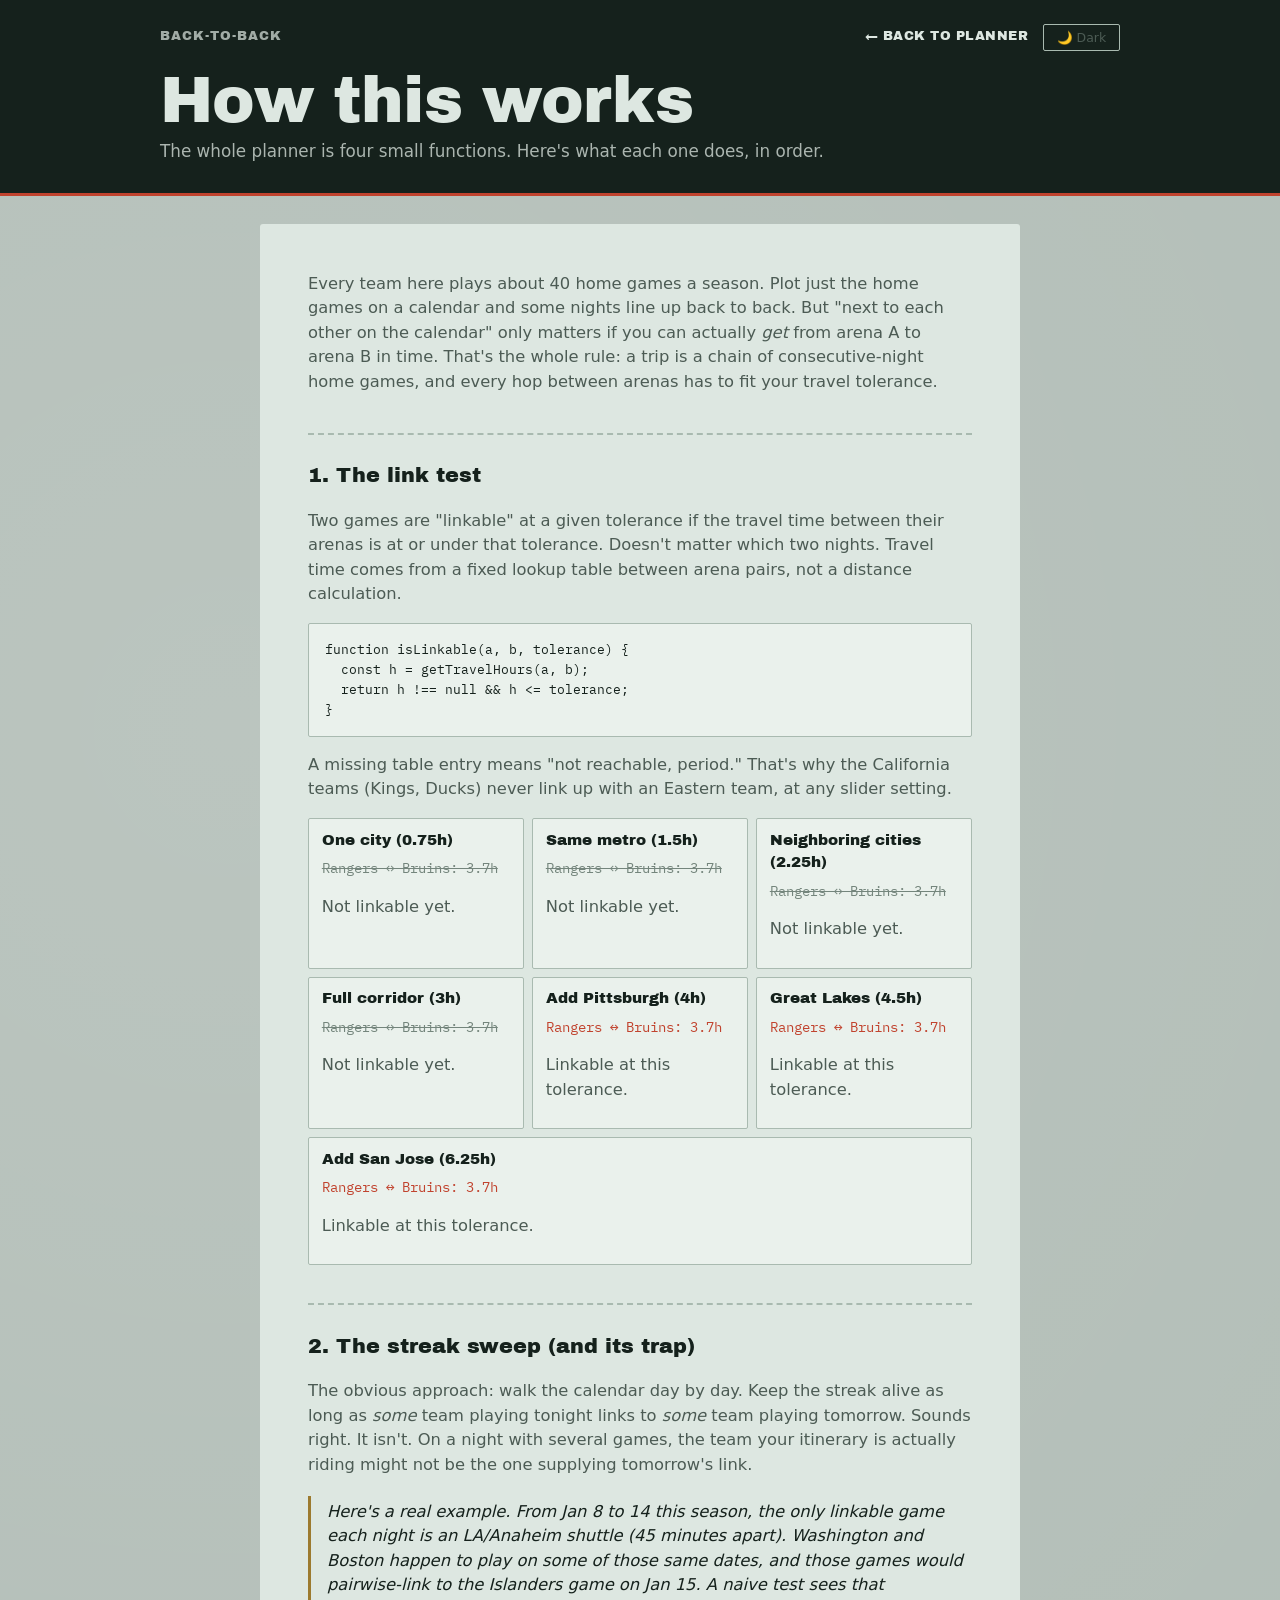
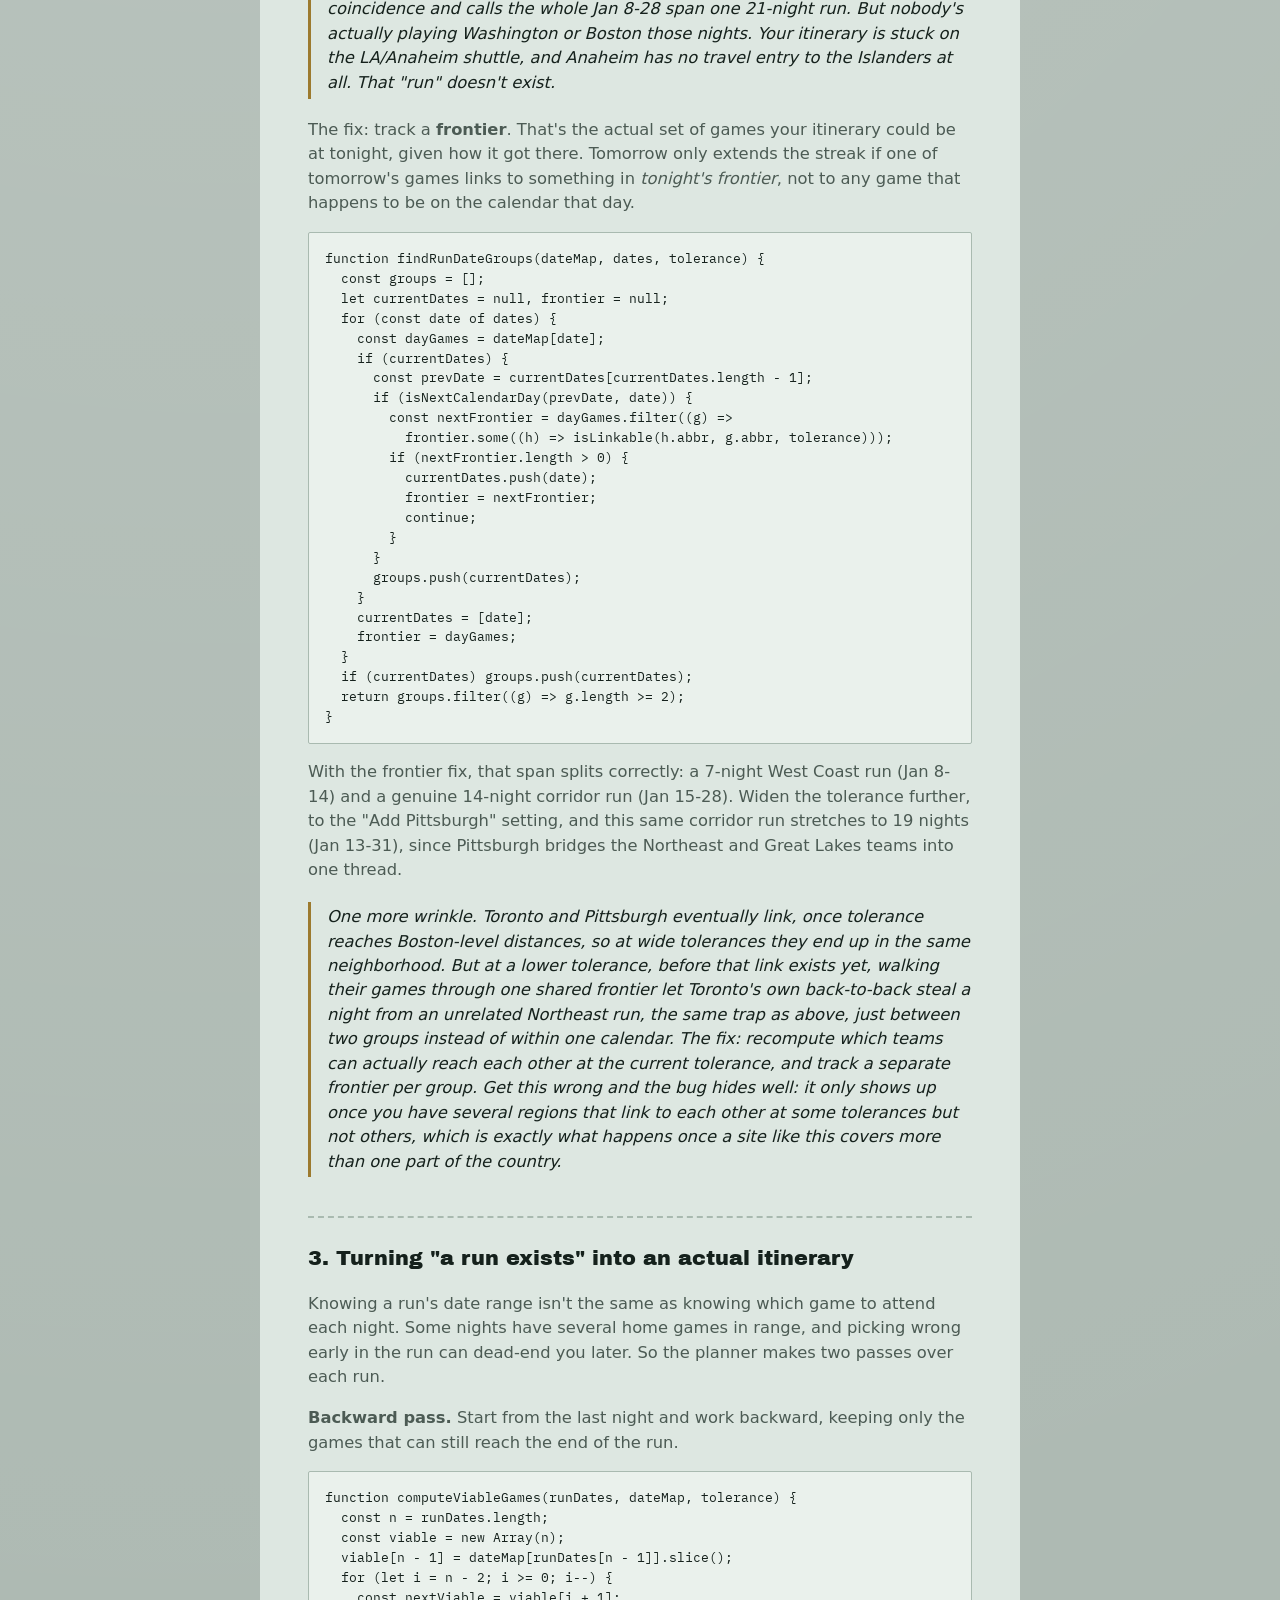
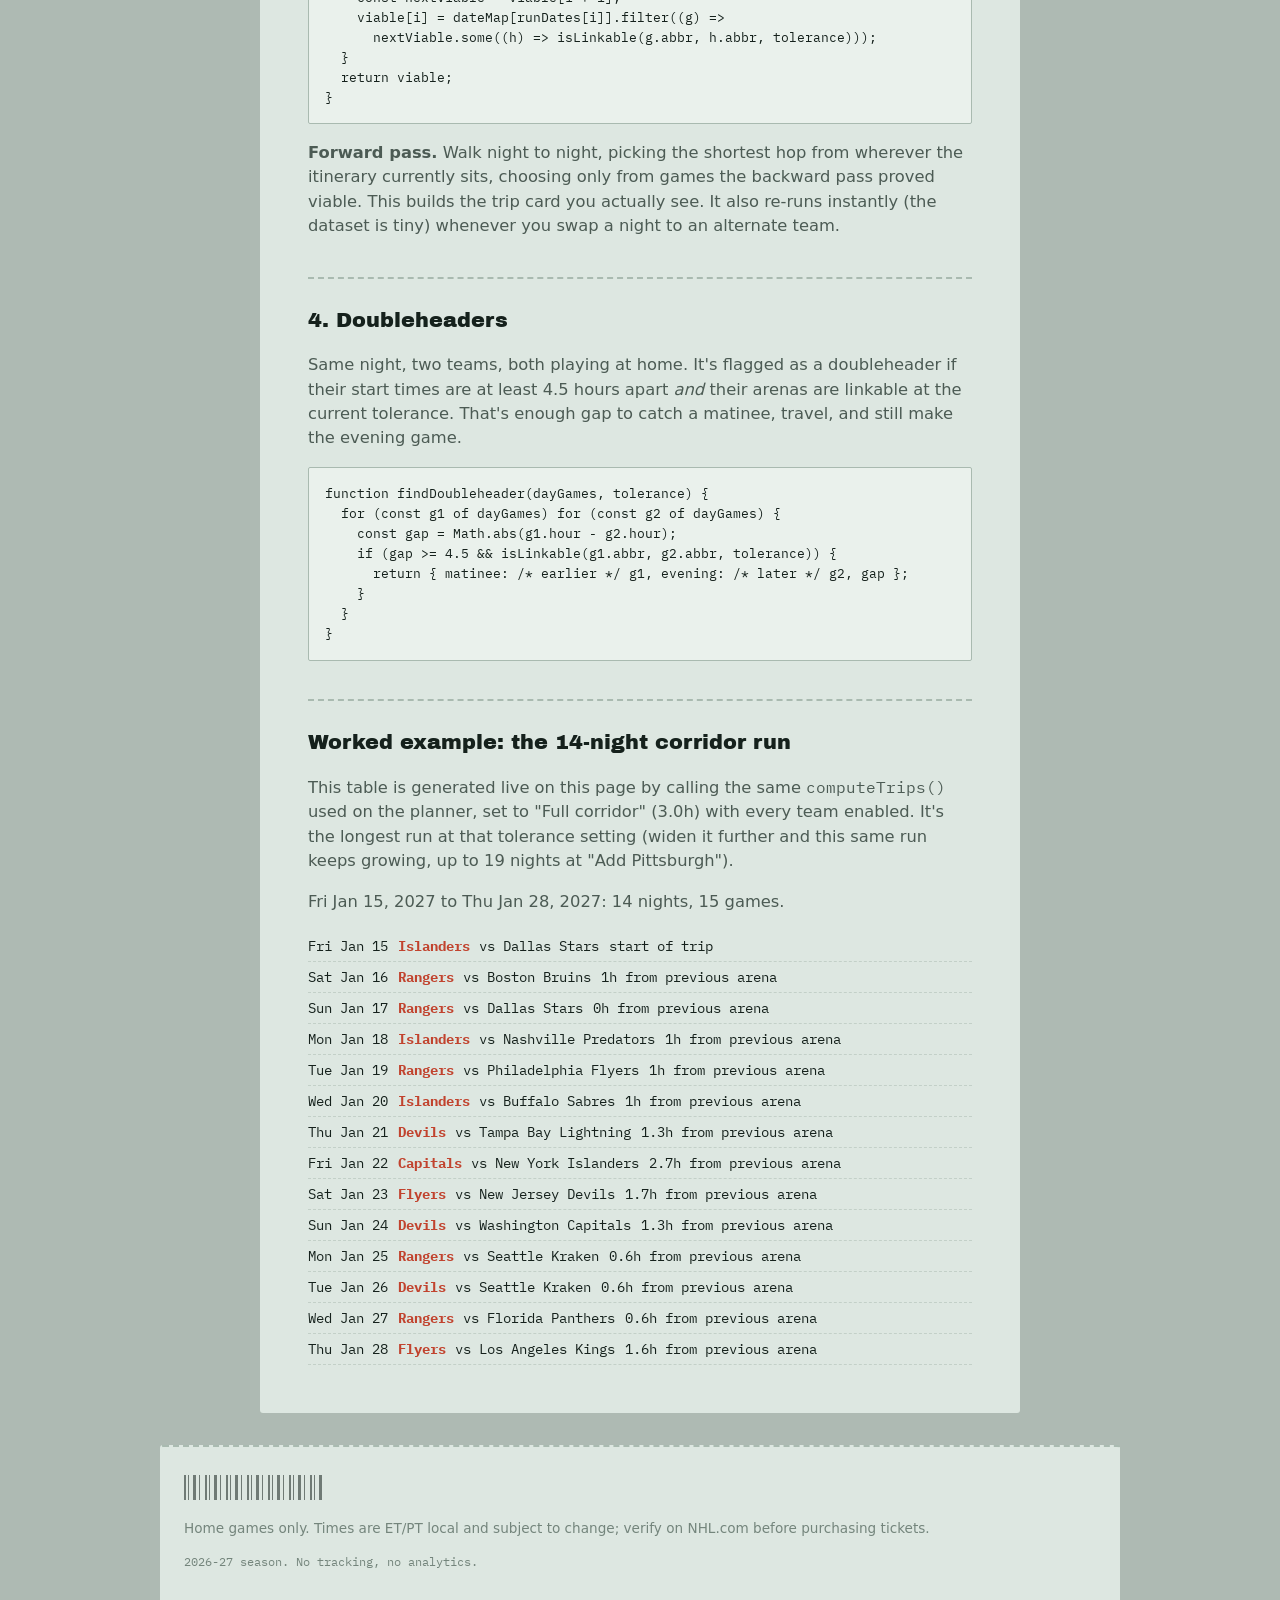
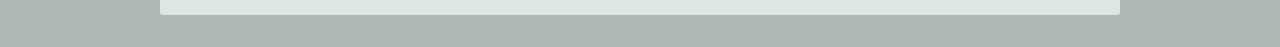
<file: how.html>
<!doctype html>
<html lang="en">
<head>
<meta charset="utf-8">
<script src="theme.js"></script>
<meta name="viewport" content="width=device-width, initial-scale=1">
<link rel="icon" href="https://assets.nhle.com/logos/nhl/svg/NHL_light.svg" type="image/svg+xml">
<title>How this works: Back-to-Back</title>
<meta name="description" content="How the Back-to-Back trip planner finds travelable runs of NHL home games.">
<link rel="preconnect" href="https://fonts.googleapis.com">
<link rel="preconnect" href="https://fonts.gstatic.com" crossorigin>
<link href="https://fonts.googleapis.com/css2?family=Archivo+Black&family=IBM+Plex+Mono:wght@400;500;600&display=swap" rel="stylesheet">
<link rel="stylesheet" href="styles.css">
</head>
<body>

<a class="skip-link" href="#how-content">Skip to content</a>

<header class="hero hero-compact">
  <div class="hero-inner">
    <nav class="topnav">
      <span class="brand">Back-to-Back</span>
      <div class="topnav-right">
        <a href="index.html">← Back to planner</a>
        <button type="button" class="theme-toggle" id="theme-toggle"></button>
      </div>
    </nav>
    <h1>How this works</h1>
    <p class="subtitle">The whole planner is four small functions. Here's what each one does, in order.</p>
  </div>
</header>

<main id="how-content" class="how-page">

  <section>
    <p>
      Every team here plays about 40 home games a season. Plot just the home games on a calendar and
      some nights line up back to back. But "next to each other on the calendar" only matters if you
      can actually <em>get</em> from arena A to arena B in time. That's the whole rule: a trip is a
      chain of consecutive-night home games, and every hop between arenas has to fit your travel
      tolerance.
    </p>
  </section>

  <section>
    <h2>1. The link test</h2>
    <p>
      Two games are "linkable" at a given tolerance if the travel time between their arenas is at or
      under that tolerance. Doesn't matter which two nights. Travel time comes from a fixed lookup
      table between arena pairs, not a distance calculation.
    </p>
    <pre><code>function isLinkable(a, b, tolerance) {
  const h = getTravelHours(a, b);
  return h !== null && h &lt;= tolerance;
}</code></pre>
    <p>
      A missing table entry means "not reachable, period." That's why the California teams (Kings,
      Ducks) never link up with an Eastern team, at any slider setting.
    </p>
    <div class="mini-slider-demo" id="link-demo" aria-hidden="false"></div>
  </section>

  <section>
    <h2>2. The streak sweep (and its trap)</h2>
    <p>
      The obvious approach: walk the calendar day by day. Keep the streak alive as long as
      <em>some</em> team playing tonight links to <em>some</em> team playing tomorrow. Sounds right.
      It isn't. On a night with several games, the team your itinerary is actually riding might not be
      the one supplying tomorrow's link.
    </p>
    <p class="aha">
      Here's a real example. From Jan 8 to 14 this season, the only linkable game each night is an
      LA/Anaheim shuttle (45 minutes apart). Washington and Boston happen to play on some of those
      same dates, and those games would pairwise-link to the Islanders game on Jan 15. A naive test
      sees that coincidence and calls the whole Jan 8-28 span one 21-night run. But nobody's actually
      playing Washington or Boston those nights. Your itinerary is stuck on the LA/Anaheim shuttle, and
      Anaheim has no travel entry to the Islanders at all. That "run" doesn't exist.
    </p>
    <p>
      The fix: track a <strong>frontier</strong>. That's the actual set of games your itinerary could
      be at tonight, given how it got there. Tomorrow only extends the streak if one of tomorrow's
      games links to something in <em>tonight's frontier</em>, not to any game that happens to be on
      the calendar that day.
    </p>
    <pre><code>function findRunDateGroups(dateMap, dates, tolerance) {
  const groups = [];
  let currentDates = null, frontier = null;
  for (const date of dates) {
    const dayGames = dateMap[date];
    if (currentDates) {
      const prevDate = currentDates[currentDates.length - 1];
      if (isNextCalendarDay(prevDate, date)) {
        const nextFrontier = dayGames.filter((g) =>
          frontier.some((h) => isLinkable(h.abbr, g.abbr, tolerance)));
        if (nextFrontier.length > 0) {
          currentDates.push(date);
          frontier = nextFrontier;
          continue;
        }
      }
      groups.push(currentDates);
    }
    currentDates = [date];
    frontier = dayGames;
  }
  if (currentDates) groups.push(currentDates);
  return groups.filter((g) => g.length >= 2);
}</code></pre>
    <p>
      With the frontier fix, that span splits correctly: a 7-night West Coast run (Jan 8-14) and a
      genuine 14-night corridor run (Jan 15-28). Widen the tolerance further, to the "Add Pittsburgh"
      setting, and this same corridor run stretches to 19 nights (Jan 13-31), since Pittsburgh bridges
      the Northeast and Great Lakes teams into one thread.
    </p>
    <p class="aha">
      One more wrinkle. Toronto and Pittsburgh eventually link, once tolerance reaches Boston-level
      distances, so at wide tolerances they end up in the same neighborhood. But at a lower tolerance,
      before that link exists yet, walking their games through one shared frontier let Toronto's own
      back-to-back steal a night from an unrelated Northeast run, the same trap as above, just between
      two groups instead of within one calendar. The fix: recompute which teams can actually reach each
      other <em>at the current tolerance</em>, and track a separate frontier per group. Get this wrong
      and the bug hides well: it only shows up once you have several regions that link to each other
      at some tolerances but not others, which is exactly what happens once a site like this covers
      more than one part of the country.
    </p>
  </section>

  <section>
    <h2>3. Turning "a run exists" into an actual itinerary</h2>
    <p>
      Knowing a run's date range isn't the same as knowing which game to attend each night. Some
      nights have several home games in range, and picking wrong early in the run can dead-end you
      later. So the planner makes two passes over each run.
    </p>
    <p>
      <strong>Backward pass.</strong> Start from the last night and work backward, keeping only the
      games that can still reach the end of the run.
    </p>
    <pre><code>function computeViableGames(runDates, dateMap, tolerance) {
  const n = runDates.length;
  const viable = new Array(n);
  viable[n - 1] = dateMap[runDates[n - 1]].slice();
  for (let i = n - 2; i >= 0; i--) {
    const nextViable = viable[i + 1];
    viable[i] = dateMap[runDates[i]].filter((g) =>
      nextViable.some((h) => isLinkable(g.abbr, h.abbr, tolerance)));
  }
  return viable;
}</code></pre>
    <p>
      <strong>Forward pass.</strong> Walk night to night, picking the shortest hop from wherever the
      itinerary currently sits, choosing only from games the backward pass proved viable. This builds
      the trip card you actually see. It also re-runs instantly (the dataset is tiny) whenever you swap
      a night to an alternate team.
    </p>
  </section>

  <section>
    <h2>4. Doubleheaders</h2>
    <p>
      Same night, two teams, both playing at home. It's flagged as a doubleheader if their start times
      are at least 4.5 hours apart <em>and</em> their arenas are linkable at the current tolerance.
      That's enough gap to catch a matinee, travel, and still make the evening game.
    </p>
    <pre><code>function findDoubleheader(dayGames, tolerance) {
  for (const g1 of dayGames) for (const g2 of dayGames) {
    const gap = Math.abs(g1.hour - g2.hour);
    if (gap >= 4.5 && isLinkable(g1.abbr, g2.abbr, tolerance)) {
      return { matinee: /* earlier */ g1, evening: /* later */ g2, gap };
    }
  }
}</code></pre>
  </section>

  <section>
    <h2>Worked example: the 14-night corridor run</h2>
    <p>
      This table is generated live on this page by calling the same <code>computeTrips()</code> used
      on the planner, set to "Full corridor" (3.0h) with every team enabled. It's the longest run at
      that tolerance setting (widen it further and this same run keeps growing, up to 19 nights at
      "Add Pittsburgh").
    </p>
    <div id="worked-example"></div>
  </section>

</main>

<footer class="site-footer">
  <p id="footer-note-how"></p>
  <p class="footer-credit">2026-27 season. No tracking, no analytics.</p>
</footer>

<script src="algo.js"></script>
<script src="how.js"></script>
</body>
</html>
</file>
<file: styles.css>
/* ===== Back-to-Back: boarding-pass theme =====
   Concept: a printed ticket sitting on a desk. The ticket itself (paper,
   ink, the rust/gold spot inks) doesn't change between light and dark.
   Only the room around it does: a sunlit desk in light mode, a lamp-lit
   desk at night in dark mode. That's a deliberate choice, not a missed
   dark-mode pass. */

:root {
  --bg: #aebab3;
  --bg-raised: #dde7e1;
  --bg-card: #dde7e1;
  --bg-card-hover: #eaf1ec;
  --ice: #c1432e;
  --ice-dim: #9c7a2e;
  --text: #15211c;
  --text-dim: #4c5b54;
  --text-faint: #74857c;
  --border: #c3d0c8;
  --border-bright: #a9bab0;
  --accent: #c1432e;
  --danger: #b3261e;
  --focus: #9c7a2e;
  --radius: 3px;
  --radius-sm: 2px;
  --font-display: "Archivo Black", "Arial Black", "Helvetica Neue", sans-serif;
  --font-body: system-ui, -apple-system, "Helvetica Neue", Arial, sans-serif;
  --font-mono: "IBM Plex Mono", "SF Mono", Menlo, Consolas, monospace;
  --shadow-card: 0 6px 16px -6px rgba(21, 33, 28, 0.28), 0 1px 0 rgba(21, 33, 28, 0.06);
  --motion-fast: 200ms;
  --motion-med: 340ms;
  --code-text: #15211c;
  --controls-bg: #dde7e1;
}

@media (prefers-color-scheme: dark) {
  :root {
    --bg: #2b2622;
    --bg-raised: #cdd6cd;
    --bg-card: #cdd6cd;
    --bg-card-hover: #d6dfd6;
    --border: #b8c4b8;
    --border-bright: #9fb09f;
    --shadow-card: 0 10px 26px -8px rgba(0, 0, 0, 0.55);
    --code-text: #15211c;
    --controls-bg: #cdd6cd;
  }
}

/* Manual theme toggle overrides. These win over the system
   prefers-color-scheme query in either direction once the visitor picks a
   theme explicitly. */
:root[data-theme="light"] {
  --bg: #aebab3;
  --bg-raised: #dde7e1;
  --bg-card: #dde7e1;
  --bg-card-hover: #eaf1ec;
  --border: #c3d0c8;
  --border-bright: #a9bab0;
  --shadow-card: 0 6px 16px -6px rgba(21, 33, 28, 0.28), 0 1px 0 rgba(21, 33, 28, 0.06);
  --code-text: #15211c;
  --controls-bg: #dde7e1;
}
:root[data-theme="dark"] {
  --bg: #2b2622;
  --bg-raised: #cdd6cd;
  --bg-card: #cdd6cd;
  --bg-card-hover: #d6dfd6;
  --border: #b8c4b8;
  --border-bright: #9fb09f;
  --shadow-card: 0 10px 26px -8px rgba(0, 0, 0, 0.55);
  --code-text: #15211c;
  --controls-bg: #cdd6cd;
}

* { box-sizing: border-box; }

/* Safety net only, not a fix for anything: if you're chasing a horizontal
   overflow bug, comment this out first so you can actually see it, since
   this will silently clip content instead of showing a scrollbar. */
html { color-scheme: dark light; overflow-x: hidden; }

body {
  margin: 0;
  background: var(--bg) radial-gradient(circle at 18% 15%, rgba(255, 255, 255, 0.16), transparent 60%);
  color: var(--text);
  font-family: var(--font-body);
  line-height: 1.5;
  -webkit-font-smoothing: antialiased;
}
@media (prefers-color-scheme: dark) {
  body { background: var(--bg) radial-gradient(ellipse at top, rgba(255, 195, 110, 0.1) 0%, transparent 55%); }
}
:root[data-theme="light"] body { background: var(--bg) radial-gradient(circle at 18% 15%, rgba(255, 255, 255, 0.16), transparent 60%); }
:root[data-theme="dark"] body { background: var(--bg) radial-gradient(ellipse at top, rgba(255, 195, 110, 0.1) 0%, transparent 55%); }

.skip-link {
  position: absolute;
  left: -9999px;
  top: 0;
  background: var(--accent);
  color: #fff4ee;
  padding: 0.75rem 1rem;
  z-index: 100;
  font-weight: 600;
}
.skip-link:focus { left: 0; }

:focus-visible {
  outline: 2px solid var(--focus);
  outline-offset: 2px;
}

/* ===== hero: the ink stub of the ticket ===== */
.hero {
  padding: 2rem 1.25rem 1.5rem;
  background: var(--text);
  color: var(--bg-raised);
  border-bottom: 3px solid var(--ice);
}
.hero-inner { max-width: 960px; margin: 0 auto; }

.hero-compact { padding: 1.5rem 1.25rem 1.75rem; }
.hero-compact h1 { font-size: clamp(1.8rem, 5vw, 2.6rem); }

.topnav {
  display: flex;
  align-items: baseline;
  justify-content: space-between;
  flex-wrap: wrap;
  row-gap: 0.5rem;
  margin-bottom: 1.25rem;
  font-family: var(--font-display);
}
.topnav .brand {
  font-weight: 400;
  letter-spacing: 0.08em;
  color: var(--bg-raised);
  opacity: 0.7;
  font-size: 0.8rem;
  text-transform: uppercase;
  white-space: nowrap;
}
.topnav a {
  color: var(--bg-raised);
  text-decoration: none;
  font-weight: 400;
  font-size: 0.8rem;
  letter-spacing: 0.04em;
  text-transform: uppercase;
  border-bottom: 1px solid transparent;
  white-space: nowrap;
}
.topnav a:hover, .topnav a:focus-visible { border-bottom-color: currentColor; }
.topnav-right { display: flex; align-items: center; gap: 0.9rem; }

.hero h1 {
  font-family: var(--font-display);
  font-weight: 400;
  font-size: clamp(2.4rem, 7vw, 4rem);
  letter-spacing: -0.01em;
  line-height: 0.95;
  margin: 0 0 0.5rem;
  display: flex;
  align-items: baseline;
  gap: 0.6rem;
  flex-wrap: wrap;
}
.hero-year {
  font-family: var(--font-mono);
  font-size: 1rem;
  color: var(--text);
  font-weight: 600;
  background: var(--ice-dim);
  padding: 0.15rem 0.6rem;
  border-radius: var(--radius-sm);
  letter-spacing: 0.02em;
}
.subtitle {
  color: var(--bg-raised);
  opacity: 0.75;
  font-size: 1.05rem;
  max-width: 42em;
  margin: 0;
}

/* ===== controls bar: paper, not glass ===== */
.controls-bar {
  background: var(--controls-bg);
  border-bottom: 2px dashed var(--border-bright);
}
.controls-inner {
  max-width: 960px;
  margin: 0 auto;
  padding: 1rem 1.25rem;
  display: grid;
  gap: 1rem;
  grid-template-columns: 1fr;
}
@media (min-width: 800px) {
  .controls-inner {
    grid-template-columns: 1fr auto;
    grid-template-areas:
      "slider stat"
      "teams  teams";
    align-items: start;
  }
  .slider-section { grid-area: slider; }
  .live-stat { grid-area: stat; }
  .team-filter { grid-area: teams; }
}

.control-label {
  font-family: var(--font-display);
  font-weight: 400;
  font-size: 0.78rem;
  text-transform: uppercase;
  letter-spacing: 0.14em;
  color: var(--text-faint);
  margin: 0 0 0.4rem;
}

.slider-readout {
  display: flex;
  align-items: baseline;
  gap: 0.6rem;
  margin-bottom: 0.35rem;
}
.slider-value-label {
  font-family: var(--font-display);
  font-weight: 400;
  font-size: 1.3rem;
  color: var(--text);
}
.slider-value-hours {
  font-family: var(--font-mono);
  font-variant-numeric: tabular-nums;
  color: var(--ice);
  font-weight: 600;
}

.tolerance-slider {
  width: 100%;
  appearance: none;
  height: 2px;
  background: repeating-linear-gradient(90deg, var(--border-bright) 0 6px, transparent 6px 10px);
  margin: 0.6rem 0 0.3rem;
  cursor: pointer;
}
.tolerance-slider::-webkit-slider-thumb {
  appearance: none;
  width: 20px;
  height: 20px;
  border-radius: 50%;
  background: var(--ice);
  border: 3px solid var(--bg-raised);
  box-shadow: 0 0 0 1.5px var(--ice);
  cursor: pointer;
  transition: transform var(--motion-fast);
}
.tolerance-slider:hover::-webkit-slider-thumb,
.tolerance-slider:focus-visible::-webkit-slider-thumb { transform: scale(1.15); }
.tolerance-slider::-moz-range-thumb {
  width: 20px;
  height: 20px;
  border-radius: 50%;
  background: var(--ice);
  border: 3px solid var(--bg-raised);
  cursor: pointer;
}

.stop-ticks {
  display: flex;
  justify-content: space-between;
  font-family: var(--font-mono);
  font-size: 0.7rem;
  color: var(--text-faint);
  padding: 0 20px;
}
.stop-ticks span { width: 1px; min-width: 0; text-align: center; white-space: nowrap; }

.slider-helper {
  color: var(--text-dim);
  font-size: 0.88rem;
  margin: 0.5rem 0 0;
  min-height: 2.4em;
}

.team-filter-header {
  display: flex;
  align-items: center;
  justify-content: space-between;
  gap: 0.5rem;
}
.team-filter-actions { display: flex; gap: 0.4rem; }
.quick-action {
  background: transparent;
  border: 1px solid var(--border-bright);
  color: var(--text-dim);
  border-radius: var(--radius-sm);
  padding: 0.2rem 0.7rem;
  font-size: 0.72rem;
  text-transform: uppercase;
  letter-spacing: 0.06em;
  cursor: pointer;
  font-family: var(--font-body);
}
.quick-action:hover { border-color: var(--ice); color: var(--ice); }

.theme-toggle {
  background: transparent;
  border: 1px solid var(--border-bright);
  color: var(--text-dim);
  border-radius: var(--radius-sm);
  padding: 0.3rem 0.8rem;
  font-size: 0.78rem;
  font-family: var(--font-body);
  cursor: pointer;
  white-space: nowrap;
}
.theme-toggle:hover { border-color: var(--ice); color: var(--ice); }

/* ===== team chips: bare logos, no badge shell ===== */
.team-chips {
  display: flex;
  flex-wrap: wrap;
  align-items: center;
  gap: 0.4rem;
  margin-top: 0.5rem;
}
.team-chip {
  display: inline-flex;
  align-items: center;
  justify-content: center;
  height: 4.6rem;
  padding: 0.2rem;
  background: none;
  border: none;
  border-radius: var(--radius-sm);
  color: var(--text);
  cursor: pointer;
  opacity: 1;
  transition: opacity var(--motion-fast), background var(--motion-fast);
}
.team-chip-logo {
  height: 100%;
  width: auto;
  max-width: 6.2rem;
  object-fit: contain;
}
.team-chip-fallback {
  display: none;
  font-family: var(--font-mono);
  font-size: 0.9rem;
  font-weight: 600;
}
.team-chip[aria-pressed="false"] {
  opacity: 0.28;
}
.team-chip:hover { background: var(--bg-card-hover); }

.live-stat {
  font-family: var(--font-display);
  font-weight: 400;
  font-size: 0.95rem;
  color: var(--text-dim);
  align-self: start;
  background: var(--bg-card);
  border: 1px solid var(--border);
  border-radius: var(--radius-sm);
  padding: 0.6rem 0.9rem;
}
@media (min-width: 800px) {
  .live-stat { white-space: nowrap; }
}
.live-stat strong { color: var(--ice); font-family: var(--font-mono); font-size: 1.1rem; }

/* ===== results ===== */
main#results {
  max-width: 960px;
  margin: 0 auto;
  padding: 1.5rem 1.25rem 3rem;
}

.hero-callout {
  background: var(--bg-card);
  border: 1px dashed var(--ice-dim);
  border-radius: var(--radius);
  padding: 1rem 1.25rem;
  margin-bottom: 1.5rem;
  font-family: var(--font-display);
  font-weight: 400;
  font-size: 1rem;
  color: var(--text);
}
.hero-callout strong { color: var(--ice); font-family: var(--font-mono); font-size: 1.2rem; }

.empty-state {
  text-align: center;
  padding: 3rem 1rem;
  color: var(--text-dim);
  font-size: 1.05rem;
  background: var(--bg-card);
  border-radius: var(--radius);
}

.range-section { margin-bottom: 2.25rem; }
.range-section-header {
  display: flex;
  align-items: baseline;
  gap: 0.7rem;
  margin-bottom: 0.9rem;
  padding: 0.5rem 0.9rem;
  background: var(--bg-card);
  border-radius: var(--radius);
  font-family: var(--font-display);
  font-weight: 400;
  color: var(--text);
}
.range-section-header h2 {
  font-size: 1.4rem;
  font-weight: 400;
  margin: 0;
  letter-spacing: -0.01em;
}
.range-count-badge {
  background: transparent;
  border: 1px solid var(--border-bright);
  color: var(--text-dim);
  font-family: var(--font-mono);
  font-size: 0.75rem;
  font-weight: 500;
  padding: 0.15rem 0.6rem;
  border-radius: var(--radius-sm);
}

.trip-cards { display: grid; gap: 1.1rem; padding-left: 2rem; }

.trip-card {
  background: var(--bg-card);
  border: 1px solid var(--border-bright);
  border-radius: var(--radius);
  box-shadow: var(--shadow-card);
  overflow: hidden;
  animation: card-in var(--motion-med) both;
}
@keyframes card-in {
  from { opacity: 0; transform: translateY(6px); }
  to { opacity: 1; transform: translateY(0); }
}
@media (prefers-reduced-motion: reduce) {
  .trip-card { animation: none; }
}

.trip-card-header {
  display: flex;
  align-items: center;
  justify-content: space-between;
  gap: 1rem;
  padding: 0.9rem 1.1rem;
  border-bottom: 2px dashed var(--border);
  flex-wrap: wrap;
}
.trip-card-dates {
  font-family: var(--font-mono);
  font-weight: 600;
  font-size: 1rem;
}
.trip-card-badges { display: flex; gap: 0.5rem; align-items: center; }
.night-count-badge {
  font-family: var(--font-display);
  font-weight: 400;
  font-size: 1.35rem;
  color: var(--ice);
  background: transparent;
  border: 1.5px solid var(--ice);
  border-radius: var(--radius-sm);
  padding: 0.2rem 0.65rem;
  white-space: nowrap;
}
.game-count-note {
  font-family: var(--font-mono);
  font-size: 0.75rem;
  color: var(--text-faint);
  font-weight: 500;
}
.copy-btn {
  background: var(--ice);
  border: none;
  color: #fff4ee;
  border-radius: var(--radius-sm);
  padding: 0.4rem 0.8rem;
  font-size: 0.72rem;
  text-transform: uppercase;
  letter-spacing: 0.06em;
  cursor: pointer;
  font-family: var(--font-body);
  font-weight: 600;
}
.copy-btn:hover { opacity: 0.85; }

.night-list { list-style: none; margin: 0; padding: 0.4rem 1.1rem 1rem; }
.night-row {
  display: grid;
  grid-template-columns: 3.4em 58px 1fr auto;
  gap: 0.6rem;
  align-items: center;
  padding: 0.55rem 0;
  border-bottom: 1px dashed var(--border);
}
.night-row:last-child { border-bottom: none; }
.night-date {
  font-family: var(--font-mono);
  font-size: 0.8rem;
  color: var(--text-faint);
  font-variant-numeric: tabular-nums;
  line-height: 1.25;
}
/* a bare team logo, not a full-height accent rail or a badge shell */
.night-seal {
  width: 58px;
  height: 58px;
  align-self: center;
  display: flex;
  align-items: center;
  justify-content: center;
  background: none;
  border: none;
}
.night-seal-logo { width: 100%; height: 100%; object-fit: contain; }
.night-seal-fallback {
  display: none;
  font-family: var(--font-mono);
  font-size: 0.68rem;
  font-weight: 600;
  color: var(--stripe-color, var(--ice));
}
.night-main { min-width: 0; }
.night-matchup { font-weight: 600; font-size: 0.98rem; }
.night-meta { font-size: 0.82rem; color: var(--text-dim); }
.night-time {
  font-family: var(--font-mono);
  font-size: 0.85rem;
  color: var(--text-dim);
  text-align: right;
  white-space: nowrap;
}

.alt-picker { display: flex; flex-wrap: wrap; align-items: center; gap: 0.3rem; margin-top: 0.4rem; }
.alt-chip {
  display: inline-flex;
  align-items: center;
  justify-content: center;
  height: 3rem;
  padding: 0.15rem;
  border-radius: var(--radius-sm);
  border: none;
  background: none;
  cursor: pointer;
  opacity: 0.4;
  transition: opacity var(--motion-fast), background var(--motion-fast);
}
.alt-chip-logo { height: 100%; width: auto; max-width: 3.9rem; object-fit: contain; }
.alt-chip-fallback {
  display: none;
  font-family: var(--font-mono);
  font-size: 0.7rem;
  font-weight: 600;
  color: var(--text-dim);
}
.alt-chip:hover { opacity: 0.7; }
.alt-chip[aria-pressed="true"] {
  opacity: 1;
  background: var(--bg-card-hover);
}
.alt-chip[aria-pressed="true"]:hover { opacity: 1; }

.hop-row {
  grid-column: 1 / -1;
  display: flex;
  align-items: center;
  gap: 0.4rem;
  font-family: var(--font-mono);
  font-size: 0.75rem;
  color: var(--text-faint);
  padding: 0.15rem 0 0.15rem 3.4em;
}
.hop-row.hop-tight { color: var(--focus); font-weight: 600; }
.hop-arrow { color: var(--text-faint); }

.doubleheader-badge {
  display: inline-block;
  font-family: var(--font-body);
  font-size: 0.68rem;
  font-weight: 700;
  text-transform: uppercase;
  letter-spacing: 0.06em;
  color: var(--focus);
  background: transparent;
  border: 1px solid var(--focus);
  padding: 0.15rem 0.5rem;
  border-radius: var(--radius-sm);
  margin-bottom: 0.3rem;
}
.doubleheader-game {
  display: flex;
  justify-content: space-between;
  gap: 0.6rem;
  font-size: 0.9rem;
  padding: 0.1rem 0;
}
.dh-team-name { display: inline-flex; align-items: center; gap: 0.4rem; }
.dh-logo { width: 34px; height: 34px; object-fit: contain; flex: none; }
.dh-fallback {
  display: none;
  font-family: var(--font-mono);
  font-size: 0.62rem;
  font-weight: 600;
  color: var(--text-faint);
}
.doubleheader-arrow { color: var(--text-faint); font-size: 0.78rem; padding-left: 0.2rem; }

/* ===== about note ===== */
.about-note {
  max-width: 700px;
  width: calc(100% - 2.5rem);
  margin: 0 auto 2rem;
  padding: 1.75rem 1.5rem;
  background: var(--bg-card);
  border-top: 2px dashed var(--border-bright);
  border-radius: var(--radius);
  color: var(--text);
}
.about-note h2 {
  font-family: var(--font-display);
  font-weight: 400;
  font-size: 1.2rem;
  margin: 0 0 0.9rem;
}
.about-note p {
  color: var(--text-dim);
  font-size: 0.95rem;
  line-height: 1.65;
  margin: 0 0 1rem;
}
.about-links a {
  color: var(--ice);
  text-decoration: none;
  font-weight: 600;
  border-bottom: 1px solid transparent;
}
.about-links a:hover, .about-links a:focus-visible { border-bottom-color: currentColor; }

/* ===== footer ===== */
.site-footer {
  max-width: 960px;
  width: calc(100% - 2.5rem);
  margin: 0 auto 2rem;
  padding: 1.75rem 1.5rem 2rem;
  background: var(--bg-card);
  color: var(--text-faint);
  font-size: 0.85rem;
  border-top: 2px dashed var(--border-bright);
  border-radius: var(--radius);
}
.site-footer::before {
  content: "";
  display: block;
  width: 140px;
  height: 1.6rem;
  margin-bottom: 1.1rem;
  opacity: 0.55;
  background-image: repeating-linear-gradient(90deg,
    var(--text) 0 2px, transparent 2px 4px,
    var(--text) 4px 5px, transparent 5px 9px,
    var(--text) 9px 12px, transparent 12px 15px,
    var(--text) 15px 16px, transparent 16px 21px);
}
.footer-credit { margin-top: 0.4rem; font-family: var(--font-mono); font-size: 0.78rem; }

/* ===== "how it works" page shares this stylesheet ===== */
.how-page {
  max-width: 760px;
  width: calc(100% - 2.5rem);
  margin: 1.75rem auto 2rem;
  padding: 2rem clamp(1.25rem, 4vw, 3rem) 3rem;
  background: var(--bg-card);
  border-radius: var(--radius);
  color: var(--text);
}
.how-page h1 {
  font-family: var(--font-display);
  font-weight: 400;
  font-size: clamp(2rem, 5vw, 2.8rem);
  margin-bottom: 0.3rem;
}
.how-page h2 {
  font-family: var(--font-display);
  font-weight: 400;
  font-size: 1.3rem;
  margin-top: 2.4rem;
  border-top: 2px dashed var(--border-bright);
  padding-top: 1.6rem;
}
.how-page p { color: var(--text-dim); font-size: 1.02rem; }
.how-page code, .how-page pre { font-family: var(--font-mono); }
.how-page pre {
  background: var(--bg-card-hover);
  border: 1px solid var(--border-bright);
  border-radius: var(--radius-sm);
  padding: 1rem;
  overflow-x: auto;
  font-size: 0.83rem;
  line-height: 1.5;
  color: var(--code-text);
}
.how-page .aha {
  border-left: 3px solid var(--focus);
  padding: 0.2rem 0 0.2rem 1rem;
  margin: 1.2rem 0;
  color: var(--text);
  font-style: italic;
}
.worked-example-row {
  display: flex;
  gap: 0.6rem;
  align-items: baseline;
  font-family: var(--font-mono);
  padding: 0.3rem 0;
  font-size: 0.85rem;
  border-bottom: 1px dashed var(--border);
}
.worked-example-row .ok { color: var(--ice); font-weight: 700; }
.mini-slider-demo {
  display: flex;
  gap: 0.5rem;
  flex-wrap: wrap;
  margin: 1rem 0;
}
.mini-slider-card {
  border: 1px solid var(--border-bright);
  border-radius: var(--radius-sm);
  padding: 0.6rem 0.8rem;
  background: var(--bg-card-hover);
  font-size: 0.85rem;
  flex: 1 1 200px;
}
.mini-slider-card h3 { margin: 0 0 0.4rem; font-family: var(--font-display); font-weight: 400; font-size: 0.95rem; }
.mini-slider-card div.link-ok, .mini-slider-card div.link-no { font-family: var(--font-mono); }
.mini-slider-card .link-ok { color: var(--ice); }
.mini-slider-card .link-no { color: var(--text-faint); text-decoration: line-through; }

@media (max-width: 560px) {
  .night-row { grid-template-columns: 2.8em 52px 1fr; }
  .night-row > .night-time { grid-column: 1 / -1; text-align: left; padding-left: calc(2.8em + 52px + 0.6rem); }
  .hop-row { padding-left: 2.8em; }
  .trip-cards { padding-left: 1rem; }
}
</file>
